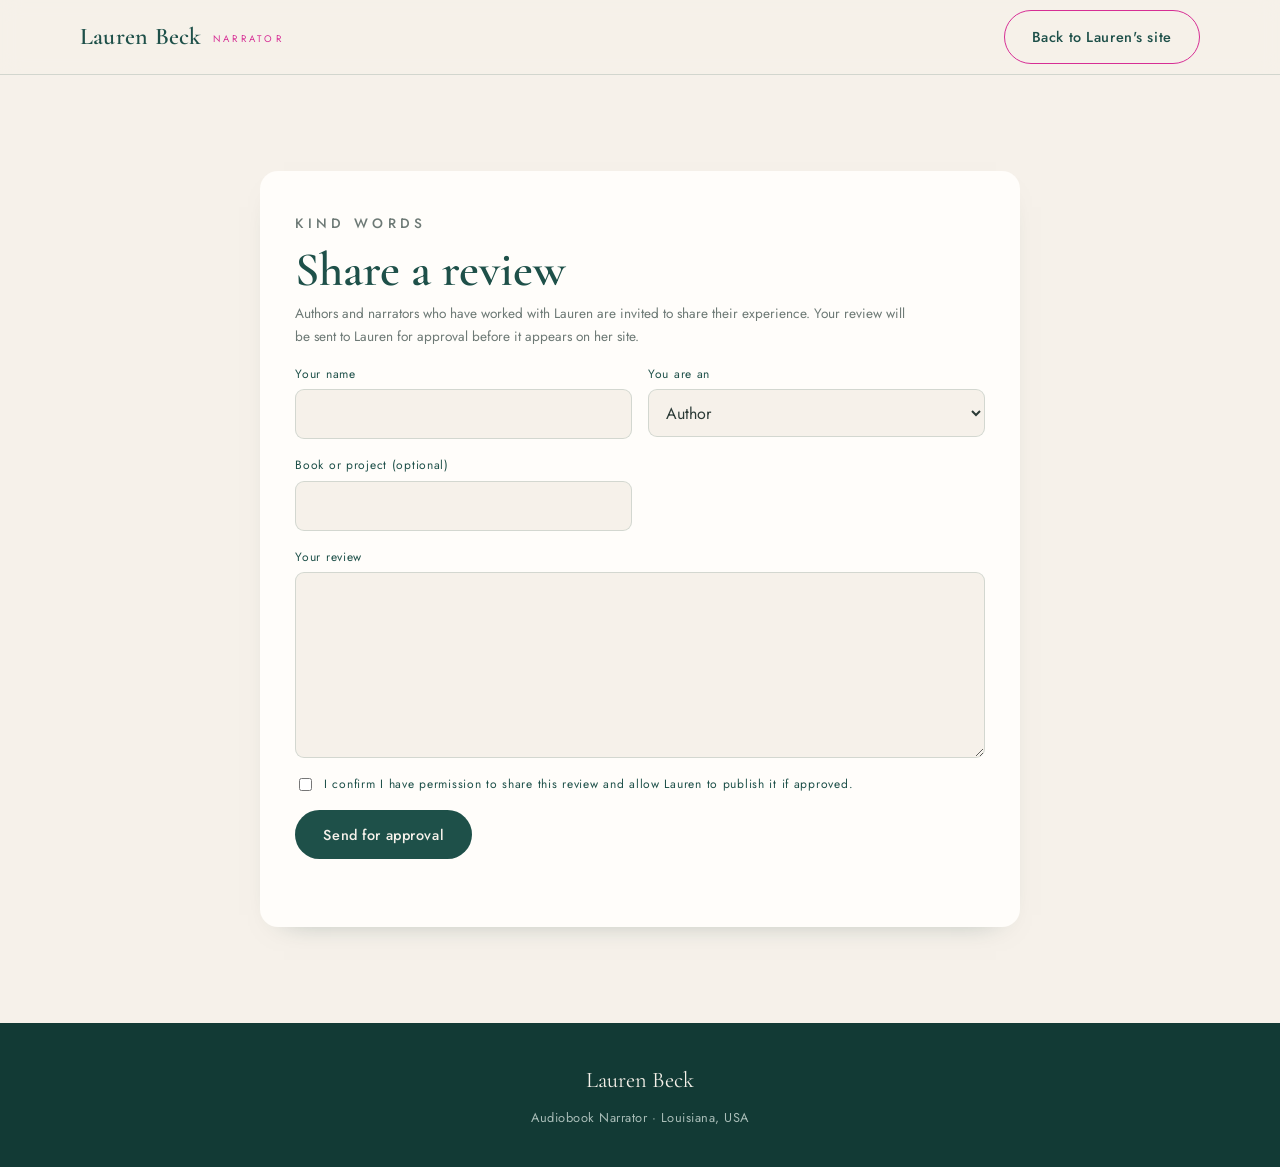
<file: review.html>
<!DOCTYPE html>
<html lang="en">
<head>
<meta charset="UTF-8">
<meta name="viewport" content="width=device-width, initial-scale=1.0">
<title>Share a Review | Lauren Beck, Audiobook Narrator</title>
<meta name="description" content="Share a review about working with audiobook narrator Lauren Beck. Submissions are reviewed before they appear on the site.">
<meta name="robots" content="noindex, follow">
<meta name="theme-color" content="#1e5049">
<link rel="canonical" href="https://www.laurenbeckvoice.com/review">
<link rel="icon" href="assets/img/favicon.png">
<link rel="apple-touch-icon" href="assets/img/apple-touch-icon.png">
<link rel="preconnect" href="https://fonts.googleapis.com">
<link rel="preconnect" href="https://fonts.gstatic.com" crossorigin>
<link href="https://fonts.googleapis.com/css2?family=Cormorant+Garamond:ital,wght@0,500;0,600;1,500;1,600&family=Jost:wght@300;400;500&display=swap" rel="stylesheet">
<link rel="stylesheet" href="styles.css">
</head>
<body class="testimonial-page">
<header class="site-header">
  <div class="container nav-wrap">
    <a class="brand" href="index.html" aria-label="Lauren Beck, Narrator — home">
      <span class="name">Lauren Beck</span>
      <span class="role">Narrator</span>
    </a>
    <a class="btn btn-ghost" href="index.html#testimonials">Back to Lauren's site</a>
  </div>
</header>

<main>
  <section class="testimonial-page-section">
    <div class="container">
      <form id="testimonial-form" class="testimonial-form">
        <div>
          <p class="eyebrow">Kind Words</p>
          <h1>Share a review</h1>
          <p>Authors and narrators who have worked with Lauren are invited to share their experience. Your review will be sent to Lauren for approval before it appears on her site.</p>
        </div>
        <label>
          <span>Your name</span>
          <input name="display_name" type="text" maxlength="120" autocomplete="name" required>
        </label>
        <label>
          <span>You are an</span>
          <select name="role" required>
            <option value="author">Author</option>
            <option value="narrator">Narrator</option>
          </select>
        </label>
        <label class="testimonial-project">
          <span>Book or project (optional)</span>
          <input name="project" type="text" maxlength="180">
        </label>
        <label class="testimonial-quote">
          <span>Your review</span>
          <textarea name="quote" rows="6" minlength="30" maxlength="5000" required></textarea>
        </label>
        <label class="testimonial-consent">
          <input name="consent" type="checkbox" required>
          <span>I confirm I have permission to share this review and allow Lauren to publish it if approved.</span>
        </label>
        <div class="testimonial-trap" aria-hidden="true">
          <label>Leave this field empty<input name="website" type="text" tabindex="-1" autocomplete="off"></label>
        </div>
        <button class="btn btn-primary" type="submit">Send for approval</button>
        <p class="testimonial-status" role="status" aria-live="polite"></p>
      </form>
    </div>
  </section>
</main>

<footer class="site-footer">
  <div class="container">
    <a class="name" href="index.html">Lauren Beck</a>
    <p>Audiobook Narrator · Louisiana, USA</p>
  </div>
</footer>

<script src="config.js"></script>
<script src="content.js"></script>
</body>
</html>
</file>
<file: styles.css>
/* =====================================================================
   Lauren Beck | Narrator — stylesheet
   Cream base with brand accents pulled from the logo: teal / magenta / rose
   ===================================================================== */
:root{
  --cream:#f6f1ea;
  --cream-2:#efe7dc;
  --teal:#1e5049;
  --teal-deep:#123a35;
  --magenta:#d62e94;
  --rosewine:#a8446f;     /* softer magenta for large text */
  --rose:#cf8aa2;
  --rose-soft:#ecd0da;
  --gold:#c6a776;
  --ink:#2b3a36;
  --muted:#6d7975;
  --white:#fffdfa;
  --line:rgba(30,80,73,.16);
  --shadow:0 18px 45px -22px rgba(18,58,53,.5);
  --radius:18px;
  --maxw:1120px;
  --serif:"Cormorant Garamond", Georgia, "Times New Roman", serif;
  --sans:"Jost", "Segoe UI", system-ui, -apple-system, sans-serif;
}

*,*::before,*::after{box-sizing:border-box}
html{scroll-behavior:smooth}
body{
  margin:0;font-family:var(--sans);color:var(--ink);background:var(--cream);
  line-height:1.7;-webkit-font-smoothing:antialiased;
}
img{max-width:100%;display:block}
a{color:inherit;text-decoration:none}
h1,h2,h3{font-family:var(--serif);font-weight:600;line-height:1.1;margin:0}
.container{width:min(var(--maxw),92vw);margin-inline:auto}
.sr-only{position:absolute;width:1px;height:1px;padding:0;margin:-1px;overflow:hidden;clip:rect(0,0,0,0);white-space:nowrap;border:0}
.eyebrow{
  font-family:var(--sans);text-transform:uppercase;letter-spacing:.32em;
  font-size:.72rem;font-weight:500;color:var(--magenta);margin:0 0 .9rem;
}
section{padding:clamp(3.5rem,8vw,6.5rem) 0}
.section-head{text-align:center;max-width:640px;margin:0 auto clamp(2rem,4vw,3.2rem)}
.section-head h2{font-size:clamp(2.1rem,4.6vw,3.2rem);color:var(--teal)}
.section-head p{color:var(--muted);margin:.8rem 0 0}

/* Buttons ------------------------------------------------------------ */
.btn{
  display:inline-flex;align-items:center;gap:.55rem;font-family:var(--sans);
  font-weight:500;letter-spacing:.04em;font-size:.9rem;padding:.85rem 1.7rem;
  border-radius:999px;border:1px solid transparent;cursor:pointer;transition:.25s ease;
}
.btn-primary{background:var(--teal);color:var(--cream)}
.btn-primary:hover{background:var(--teal-deep);transform:translateY(-2px)}
.btn-ghost{border-color:var(--magenta);color:var(--teal)}
.btn-ghost:hover{background:var(--magenta);color:var(--white);transform:translateY(-2px)}

/* Header ------------------------------------------------------------- */
.site-header{
  position:sticky;top:0;z-index:60;background:rgba(246,241,234,.82);
  backdrop-filter:blur(10px);border-bottom:1px solid var(--line);
}
.nav{display:flex;align-items:center;justify-content:space-between;height:74px}
.brand{display:flex;align-items:center;gap:.7rem}
.brand img{width:44px;height:44px;border-radius:50%}
.brand .brand-text{display:flex;flex-direction:column;line-height:1}
.brand .name{font-family:var(--serif);font-size:1.5rem;font-weight:600;color:var(--teal);letter-spacing:.01em}
.brand .role{font-family:var(--sans);text-transform:uppercase;letter-spacing:.34em;font-size:.6rem;color:var(--magenta);margin-top:.3rem}
.nav-links{display:flex;align-items:center;gap:1.6rem;list-style:none;margin:0;padding:0}
.nav-links a{font-size:.86rem;letter-spacing:.05em;color:var(--ink);position:relative;padding:.2rem 0}
.nav-links a:not(.pill)::after{content:"";position:absolute;left:0;bottom:-2px;height:1px;width:0;background:var(--magenta);transition:width .25s ease}
.nav-links a:not(.pill):hover::after{width:100%}
.nav-links .pill{border:1px solid var(--teal);border-radius:999px;padding:.45rem 1rem;color:var(--teal)}
.nav-links .pill:hover{background:var(--teal);color:var(--cream)}
.nav-toggle{display:none;background:none;border:0;cursor:pointer;padding:.4rem}
.nav-toggle span{display:block;width:24px;height:2px;background:var(--teal);margin:5px 0;transition:.3s}

/* Hero --------------------------------------------------------------- */
.hero{position:relative;overflow:hidden;background:
  radial-gradient(120% 90% at 85% 0%, rgba(236,208,218,.55), transparent 55%),
  radial-gradient(90% 80% at 0% 100%, rgba(30,80,73,.14), transparent 55%),
  var(--cream);}
.hero .container{display:grid;grid-template-columns:1.05fr .95fr;gap:clamp(2rem,5vw,4.5rem);align-items:center;padding-block:clamp(3rem,7vw,5.5rem)}
.hero-logo{width:min(300px,74vw);height:auto;filter:drop-shadow(0 14px 26px rgba(18,58,53,.28));margin-bottom:1.3rem}
.hero .tagline{font-family:var(--serif);font-style:italic;font-size:clamp(1.3rem,2.8vw,1.85rem);color:var(--rosewine);margin:0 0 1.8rem;line-height:1.35}
.hero-cta{display:flex;gap:.9rem;flex-wrap:wrap}
.hero-figure{position:relative;justify-self:center}
.hero-figure img{border-radius:calc(var(--radius) + 8px);box-shadow:var(--shadow);width:min(420px,80vw);height:auto}
.hero-figure::after{content:"";position:absolute;inset:auto -18px -18px auto;width:70%;height:70%;border:1px solid var(--gold);border-radius:calc(var(--radius) + 8px);z-index:-1}

/* Specialties -------------------------------------------------------- */
.specialties{border-top:1px solid var(--line);border-bottom:1px solid var(--line);background:var(--cream-2)}
.specialties .row{display:flex;flex-wrap:wrap;justify-content:center;gap:.6rem 1.4rem;padding:1.1rem 0}
.specialties span{font-family:var(--serif);font-style:italic;font-size:1.15rem;color:var(--teal)}
.specialties .dot{color:var(--magenta)}

/* Samples ------------------------------------------------------------ */
.samples-grid{display:grid;grid-template-columns:repeat(2,1fr);gap:1.3rem}
.sample{
  background:var(--white);border:1px solid var(--line);border-radius:var(--radius);
  padding:1.5rem 1.6rem;box-shadow:0 12px 30px -24px rgba(18,58,53,.5);transition:.25s ease;
}
.sample:hover{transform:translateY(-3px);box-shadow:var(--shadow)}
.sample .genre{font-family:var(--serif);font-size:1.5rem;color:var(--teal);margin-bottom:.15rem}
.sample .tags{font-size:.76rem;letter-spacing:.06em;text-transform:uppercase;color:var(--magenta);margin-bottom:1.1rem}
.sample .source{font-size:.78rem;color:var(--muted);margin:.95rem 0 0}
.sample .source cite{font-style:italic;color:var(--teal)}
.player{display:flex;align-items:center;gap:.85rem}
.player button.play{
  flex:0 0 auto;width:46px;height:46px;border-radius:50%;border:0;cursor:pointer;
  background:var(--teal);color:var(--cream);display:grid;place-items:center;transition:.2s;
}
.player button.play:hover{background:var(--magenta)}
.player .play svg{width:18px;height:18px;fill:currentColor;transform:translateX(1px)}
.player.playing .play svg{transform:none}
.player .bar{flex:1;display:flex;flex-direction:column;gap:.35rem}
.player .track{position:relative;height:6px;border-radius:999px;background:var(--cream-2);cursor:pointer}
.player .fill{position:absolute;inset:0 auto 0 0;width:0;background:linear-gradient(90deg,var(--teal),var(--magenta));border-radius:999px}
.player .time{display:flex;justify-content:space-between;font-size:.7rem;color:var(--muted);font-variant-numeric:tabular-nums}

/* About -------------------------------------------------------------- */
.about .container{display:grid;grid-template-columns:.85fr 1.15fr;gap:clamp(2rem,5vw,4rem);align-items:center}
.about-figure{position:relative;justify-self:center}
.about-figure img{border-radius:50%;width:min(340px,72vw);box-shadow:var(--shadow);border:6px solid var(--white)}
.about h2{font-size:clamp(2rem,4.4vw,3rem);color:var(--teal);margin-bottom:1rem}
.about p{color:var(--ink);margin:0 0 1rem}
.about p .lead{color:var(--teal)}

/* Capabilities ------------------------------------------------------- */
.caps{background:var(--teal-deep);color:var(--cream)}
.caps .eyebrow{color:var(--rose)}
.caps .section-head h2{color:var(--cream)}
.caps-grid{display:grid;grid-template-columns:repeat(3,1fr);gap:1.3rem}
.cap-card{background:rgba(255,253,250,.06);border:1px solid rgba(255,253,250,.14);border-radius:var(--radius);padding:1.7rem}
.cap-card h3{font-size:1.5rem;color:var(--white);margin-bottom:.9rem}
.cap-card ul{list-style:none;margin:0;padding:0}
.cap-card li{padding:.35rem 0;border-bottom:1px solid rgba(255,253,250,.1);font-size:.95rem;color:#dce7e4}
.cap-card li:last-child{border-bottom:0}
.cap-card li b{color:var(--gold);font-weight:500}

/* Selected work ------------------------------------------------------ */
.work{background:var(--cream-2)}
.work-grid{display:grid;grid-template-columns:repeat(4,1fr);gap:1.5rem}
.work-card{display:block;text-align:center;text-decoration:none;color:inherit}
.work-card .cover{position:relative;border-radius:14px;overflow:hidden;box-shadow:var(--shadow);transition:transform .3s ease,box-shadow .3s ease}
.work-card .cover img{display:block;width:100%;height:auto;aspect-ratio:1;object-fit:cover}
.work-card:hover .cover,.work-card:focus-visible .cover{transform:translateY(-5px);box-shadow:0 18px 34px -18px rgba(18,58,53,.55)}
.work-card h3{font-size:1.05rem;line-height:1.3;color:var(--teal);margin:.9rem 0 0}
.work-card:hover h3{color:var(--magenta)}
.work-card .author{font-size:.85rem;color:var(--muted);margin:.2rem 0 0}
.work-card .meta{font-size:.75rem;letter-spacing:.04em;color:var(--muted);opacity:.8;margin:.15rem 0 0}
.work-more{text-align:center;margin:2.6rem 0 0}
.work-card .grammy-badge{
  position:absolute;top:0;left:0;right:0;z-index:2;overflow:hidden;
  background:linear-gradient(100deg,#a9833f 0%,#e6cd93 40%,#f7ecc9 50%,#e6cd93 60%,#a9833f 100%);
  color:var(--teal-deep);
  font-family:var(--sans);font-size:.62rem;font-weight:700;
  letter-spacing:.13em;text-transform:uppercase;text-align:center;padding:.44rem .3rem;
  box-shadow:0 3px 10px -3px rgba(18,58,53,.55);
  text-shadow:0 1px 0 rgba(255,255,255,.35);
}
.work-card .grammy-badge::after{
  content:"";position:absolute;top:0;bottom:0;left:-45%;width:38%;pointer-events:none;
  background:linear-gradient(100deg,transparent,rgba(255,255,255,.8),transparent);
  transform:skewX(-20deg);animation:grammyShine 3.6s ease-in-out infinite;
}
@keyframes grammyShine{0%{left:-45%}55%{left:118%}100%{left:118%}}
@media (prefers-reduced-motion:reduce){.work-card .grammy-badge::after{animation:none;opacity:0}}

/* Rosters ------------------------------------------------------------ */
.rosters{text-align:center}
.rosters h2{font-size:clamp(1.8rem,4vw,2.6rem);color:var(--teal);margin-bottom:1.4rem}
.roster-list{display:flex;flex-wrap:wrap;justify-content:center;align-items:center;gap:1.6rem 3rem}
.roster-list a{display:inline-flex;align-items:center;justify-content:center;min-height:82px;padding:.4rem .7rem;border-radius:10px}
.roster-list .roster-podium{background:#16051f;padding:.8rem 1rem}
.roster-list .roster-jmm{background:#101010;padding:.8rem 1rem}
.roster-list .roster-high-gravity{background:#fff}
.roster-list img{display:block;max-width:min(220px,30vw);max-height:74px;width:auto;height:auto;object-fit:contain;transition:transform .25s ease}
.roster-list .roster-prh img{width:min(180px,30vw)}
.roster-list img:hover{transform:translateY(-2px)}

/* Releases ----------------------------------------------------------- */
.releases-grid{display:grid;grid-template-columns:repeat(3,1fr);gap:1.6rem}
.release{text-align:center}
.release .cover{position:relative;aspect-ratio:2/3;border-radius:14px;overflow:hidden;background:var(--white);box-shadow:var(--shadow)}
.release .cover img{display:block;width:100%;height:100%;object-fit:contain}
.release .badge{position:absolute;top:12px;left:12px;background:var(--gold);color:var(--teal-deep);font-size:.68rem;letter-spacing:.08em;text-transform:uppercase;font-weight:600;padding:.3rem .7rem;border-radius:999px}
.release .badge.soon{background:var(--magenta);color:var(--white)}
.release .badge.production{background:var(--teal);color:var(--white)}
.release h3{font-size:1.3rem;color:var(--teal);margin-top:1rem}
.release p{font-size:.85rem;color:var(--muted);margin:.15rem 0 0}
.release .author{font-size:.9rem;color:var(--rosewine);margin-top:.25rem}

/* Testimonials ------------------------------------------------------- */
.testimonials{background:var(--cream-2)}
.quotes{display:grid;grid-template-columns:repeat(2,1fr);gap:1.4rem;align-items:start}
.quote{background:var(--white);border-radius:var(--radius);padding:2.3rem 2.1rem 2rem;box-shadow:0 12px 30px -24px rgba(18,58,53,.5);position:relative}
.quote::before{content:"\201C";position:absolute;top:.3rem;left:1.1rem;font-family:var(--serif);font-size:3.6rem;color:var(--rose);opacity:.7}
.quote p{position:relative;font-family:var(--serif);font-size:1.15rem;color:var(--teal);margin:0 0 1.1rem;line-height:1.55}
.quote .rating{display:block;margin:.9rem 0;font-size:1.05rem;line-height:1.7;color:var(--teal)}
.quote-toggle{
  margin:.1rem 0 1rem;background:none;border:0;padding:0;cursor:pointer;
  font-family:var(--sans);font-size:.72rem;font-weight:500;letter-spacing:.14em;
  text-transform:uppercase;color:var(--magenta);display:inline-flex;align-items:center;gap:.45rem;
}
.quote-toggle:hover{color:var(--teal)}
.quote-toggle .chev{display:inline-block;transition:transform .25s ease;font-size:.9rem;line-height:1}
.quote-toggle[aria-expanded="true"] .chev{transform:rotate(180deg)}
.quote-full[hidden],.quote-short[hidden]{display:none}
.quote .who{display:block;margin-top:.3rem;font-family:var(--sans);font-size:.8rem;letter-spacing:.1em;text-transform:uppercase;color:var(--teal)}
.quote .who::before{content:"— "}
.testimonial-invite{margin:2.5rem auto 0;text-align:center}
.testimonial-invite p{margin:0 0 .8rem;color:var(--muted)}
.testimonial-form{max-width:760px;margin:0 auto;padding:clamp(1.3rem,4vw,2.2rem);display:grid;grid-template-columns:1fr 1fr;gap:1rem;background:var(--white);border-radius:var(--radius);box-shadow:0 12px 30px -24px rgba(18,58,53,.5)}
.testimonial-form>div:first-child,.testimonial-quote,.testimonial-consent,.testimonial-form>button,.testimonial-status{grid-column:1/-1}
.testimonial-form h1{font-size:clamp(2rem,4vw,3rem);color:var(--teal)}
.testimonial-form p{margin:.35rem 0 0;color:var(--muted);font-size:.85rem}
.testimonial-form label:not(.testimonial-consent){display:flex;flex-direction:column;gap:.3rem}
.testimonial-form label>span{font-size:.75rem;letter-spacing:.06em;color:var(--teal)}
.testimonial-form input[type=text],.testimonial-form select,.testimonial-form textarea{width:100%;padding:.65rem .8rem;border:1px solid var(--line);border-radius:9px;background:var(--cream);font:inherit;color:var(--ink)}
.testimonial-form textarea{resize:vertical;min-height:8rem}
.testimonial-form input:focus,.testimonial-form select:focus,.testimonial-form textarea:focus{outline:2px solid var(--magenta);outline-offset:1px}
.testimonial-consent{display:flex;align-items:flex-start;gap:.55rem;font-size:.78rem;color:var(--muted)}
.testimonial-consent input{margin-top:.25rem}
.testimonial-form>button{justify-self:start}
.testimonial-form button:disabled{opacity:.55;cursor:wait}
.testimonial-status{min-height:1.2em;margin:0!important}
.testimonial-status.error{color:var(--magenta)}
.testimonial-trap{position:absolute;left:-10000px;width:1px;height:1px;overflow:hidden}
.testimonial-page .nav-wrap{display:flex;align-items:center;justify-content:space-between;gap:1rem;min-height:74px}
.testimonial-page-section{min-height:calc(100vh - 180px);padding:clamp(3rem,8vw,6rem) 0}
.testimonial-page-section .testimonial-form>div:first-child{max-width:620px}
.testimonial-page-section .testimonial-form .eyebrow{margin-bottom:.55rem}
.testimonial-page .site-footer .name{display:inline-block}

/* Contact ------------------------------------------------------------ */
.contact{background:
  radial-gradient(90% 90% at 100% 0%, rgba(236,208,218,.55), transparent 55%),
  radial-gradient(80% 80% at 0% 100%, rgba(30,80,73,.12), transparent 55%),
  var(--cream);text-align:center}
.contact h2{font-size:clamp(2.1rem,4.6vw,3.2rem);color:var(--teal)}
.contact .email{display:inline-block;font-family:var(--serif);font-size:clamp(1.4rem,3vw,2rem);color:var(--magenta);margin:1rem 0 1.6rem;border-bottom:1px solid var(--rose);padding-bottom:.2rem}
.contact .email:hover{color:var(--teal)}
.socials{display:flex;justify-content:center;gap:1rem;flex-wrap:wrap;margin-top:.4rem}
.socials a{width:48px;height:48px;border-radius:50%;border:1px solid var(--teal);display:grid;place-items:center;color:var(--teal);transition:.22s}
.socials a:hover{background:var(--teal);color:var(--cream);transform:translateY(-3px)}
.socials svg{width:20px;height:20px;fill:currentColor}
.store-links{display:flex;justify-content:center;gap:.9rem;flex-wrap:wrap;margin-top:1.8rem}

/* Footer ------------------------------------------------------------- */
.site-footer{background:var(--teal-deep);color:#dce7e4;text-align:center;padding:2.4rem 0}
.site-footer .name{font-family:var(--serif);font-size:1.4rem;color:var(--cream)}
.site-footer p{margin:.5rem 0 0;font-size:.8rem;color:#a9bdb8;letter-spacing:.04em}

/* Reveal (progressive enhancement) ----------------------------------- */
.js .reveal{opacity:0;transform:translateY(24px);transition:opacity .7s ease,transform .7s ease}
.js .reveal.in{opacity:1;transform:none}

/* Responsive --------------------------------------------------------- */
@media (max-width:900px){
  .hero .container{grid-template-columns:1fr;text-align:center}
  .hero-copy{display:flex;flex-direction:column;align-items:center}
  .hero-cta{justify-content:center}
  .hero-figure{order:-1}
  .about .container{grid-template-columns:1fr;text-align:center}
  .caps-grid{grid-template-columns:1fr}
  .work-grid{grid-template-columns:repeat(3,1fr);gap:1.2rem}
  .releases-grid{grid-template-columns:1fr;max-width:360px;margin-inline:auto}
}
@media (max-width:560px){
  .work-grid{grid-template-columns:repeat(2,1fr);gap:1rem}
  .work-card h3{font-size:.95rem}
}
@media (max-width:560px){
  .testimonial-form{grid-template-columns:1fr}
  .testimonial-form>*{grid-column:1}
  .roster-list img{max-width:42vw}
}
@media (max-width:720px){
  .nav-links{
    position:fixed;inset:74px 0 auto 0;flex-direction:column;gap:1.1rem;
    background:var(--cream);padding:1.8rem 0 2.2rem;border-bottom:1px solid var(--line);
    transform:translateY(-140%);transition:transform .3s ease;box-shadow:var(--shadow);
  }
  .nav-links.open{transform:none}
  .nav-toggle{display:block}
  .samples-grid,.quotes{grid-template-columns:1fr}
}
@media (prefers-reduced-motion:reduce){
  html{scroll-behavior:auto}
  .js .reveal{opacity:1;transform:none;transition:none}
}

/* Admin panel -------------------------------------------------------- */
.adm-overlay{position:fixed;inset:0;z-index:999;background:rgba(18,58,53,.55);backdrop-filter:blur(3px);display:flex;align-items:flex-start;justify-content:center;padding:4vh 1rem;overflow-y:auto}
.adm-sheet{background:var(--cream);border-radius:var(--radius);box-shadow:0 30px 70px -30px rgba(18,58,53,.8);width:min(880px,100%);padding:1.8rem}
.adm-login{max-width:340px;margin:0 auto;display:flex;flex-direction:column;gap:.7rem;text-align:center}
.adm-login h2{font-family:var(--serif);color:var(--teal);font-size:1.8rem}
.adm-note{font-size:.8rem;color:var(--muted);margin:0}
.adm-overlay input[type=text],.adm-overlay input[type=email],.adm-overlay input[type=password],.adm-overlay select{
  width:100%;padding:.6rem .8rem;border:1px solid var(--line);border-radius:10px;
  font-family:var(--sans);font-size:.9rem;background:var(--white);color:var(--ink);
}
.adm-overlay input:focus,.adm-overlay select:focus{outline:2px solid var(--magenta);outline-offset:1px}
.adm-btn{background:var(--teal);color:var(--cream);border:0;border-radius:999px;padding:.6rem 1.3rem;font-family:var(--sans);font-size:.85rem;cursor:pointer}
.adm-btn:hover:not(:disabled){background:var(--magenta)}
.adm-btn:disabled{opacity:.55;cursor:default}
.adm-err{color:var(--magenta);font-size:.8rem;margin:0;min-height:1em}
.adm-cancel{margin:.2rem auto 0}
.adm-head{display:flex;justify-content:space-between;align-items:center;gap:1rem;flex-wrap:wrap;margin-bottom:.6rem}
.adm-tabs{display:flex;gap:.4rem}
.adm-tab{border:1px solid var(--line);background:var(--white);color:var(--teal);border-radius:999px;padding:.4rem 1rem;font-family:var(--sans);font-size:.8rem;cursor:pointer}
.adm-tab.on{background:var(--teal);color:var(--cream);border-color:var(--teal)}
.adm-mini{border:1px solid var(--line);background:var(--white);color:var(--teal);border-radius:999px;padding:.35rem .8rem;font-family:var(--sans);font-size:.78rem;cursor:pointer;margin-left:.35rem}
.adm-mini:hover:not(:disabled){border-color:var(--magenta);color:var(--magenta)}
.adm-mini:disabled{opacity:.35;cursor:default}
.adm-del:hover{border-color:#c0392b;color:#c0392b}
.adm-review{border:1px solid var(--line);border-radius:14px;padding:1rem;margin-top:.9rem;background:var(--white)}
.adm-review-head{display:flex;align-items:center;justify-content:space-between;gap:.6rem}
.adm-review-head strong{color:var(--teal)}
.adm-review-status{padding:.2rem .55rem;border-radius:999px;background:var(--cream-2);font-size:.68rem;text-transform:uppercase;letter-spacing:.06em;color:var(--muted)}
.adm-review-quote{margin:.8rem 0;color:var(--ink);font-family:var(--serif);font-size:1.05rem;white-space:pre-line}
.adm-row{border:1px solid var(--line);border-radius:14px;padding:1rem;margin-top:.9rem;background:var(--white)}
.adm-grid{display:grid;grid-template-columns:repeat(2,1fr);gap:.7rem}
.adm-field{display:flex;flex-direction:column;gap:.25rem}
.adm-field span{font-size:.7rem;letter-spacing:.08em;text-transform:uppercase;color:var(--muted)}
.adm-file-row{display:flex;align-items:center;gap:.7rem;flex-wrap:wrap;margin-top:.7rem}
.adm-file-row input[type=file]{font-family:var(--sans);font-size:.78rem;color:var(--muted)}
.adm-file{font-size:.75rem;color:var(--muted)}
.adm-actions{display:flex;align-items:center;justify-content:flex-end;gap:.3rem;flex-wrap:wrap;margin-top:.8rem}
.adm-check{display:flex;align-items:center;gap:.4rem;margin-right:auto;font-size:.8rem;color:var(--teal)}
.adm-check input{width:auto}
@media (max-width:640px){
  .adm-sheet{padding:1.1rem}
  .adm-grid{grid-template-columns:1fr}
  .adm-check{margin-right:0;width:100%}
}

/* Admin analytics ---------------------------------------------------- */
/* Single-series charts throughout, so one hue carries every mark and no
   legend is needed. Gold is deliberately absent: it fails contrast against
   this surface at 2.25:1 and cannot carry data. */
.adm-ranges{margin:.2rem 0 1rem}
.adm-tiles{display:grid;grid-template-columns:repeat(4,1fr);gap:.7rem;margin-bottom:1.2rem}
.adm-tile{background:var(--white);border:1px solid var(--line);border-radius:14px;padding:.9rem 1rem;display:flex;flex-direction:column;gap:.15rem}
.adm-tile-label{font-size:.68rem;letter-spacing:.09em;text-transform:uppercase;color:var(--muted)}
/* Sans, not the display serif: Cormorant uses old-style figures, where 1 reads
   as a small-cap I and 0 as an O. Unacceptable for numbers meant to be read. */
.adm-tile-value{font-family:var(--sans);font-size:1.9rem;line-height:1.15;color:var(--teal);font-weight:500;font-variant-numeric:lining-nums tabular-nums}
.adm-tile-hint{font-size:.7rem;color:var(--muted)}
.adm-chart-title{font-family:var(--sans);font-size:.72rem;letter-spacing:.09em;text-transform:uppercase;color:var(--muted);margin:.2rem 0 .5rem}
.adm-chart{width:100%;height:auto;display:block;margin-bottom:1.2rem;overflow:visible}
.adm-grid-line{stroke:var(--line);stroke-width:1}
.adm-axis{fill:var(--muted);font-family:var(--sans);font-size:10px}
.adm-bar{fill:var(--teal);transition:fill .15s ease}
.adm-bar:hover{fill:var(--magenta)}
.adm-ranks{display:grid;grid-template-columns:repeat(2,1fr);gap:1.2rem;margin:1.2rem 0}
.adm-ranks-3{grid-template-columns:repeat(3,1fr)}
.adm-rank h4{font-family:var(--sans);font-size:.72rem;letter-spacing:.09em;text-transform:uppercase;color:var(--muted);margin:0 0 .5rem}
.adm-rank-row{display:grid;grid-template-columns:1fr 90px 42px;align-items:center;gap:.6rem;padding:.25rem 0}
.adm-rank-label{font-size:.82rem;color:var(--ink);overflow:hidden;text-overflow:ellipsis;white-space:nowrap}
.adm-rank-track{background:var(--cream-2);border-radius:999px;height:8px;overflow:hidden}
.adm-rank-fill{display:block;height:100%;background:var(--teal);border-radius:999px}
.adm-rank-n{font-size:.82rem;color:var(--teal);text-align:right;font-variant-numeric:tabular-nums}
.adm-table{width:100%;border-collapse:collapse;margin-top:.8rem;font-size:.8rem}
.adm-table th,.adm-table td{text-align:left;padding:.35rem .5rem;border-bottom:1px solid var(--line)}
.adm-table th{color:var(--muted);font-weight:500;font-size:.7rem;letter-spacing:.06em;text-transform:uppercase}
.adm-table td{font-variant-numeric:tabular-nums}
@media (max-width:760px){
  .adm-tiles{grid-template-columns:repeat(2,1fr)}
  .adm-ranks,.adm-ranks-3{grid-template-columns:1fr}
}
</file>
